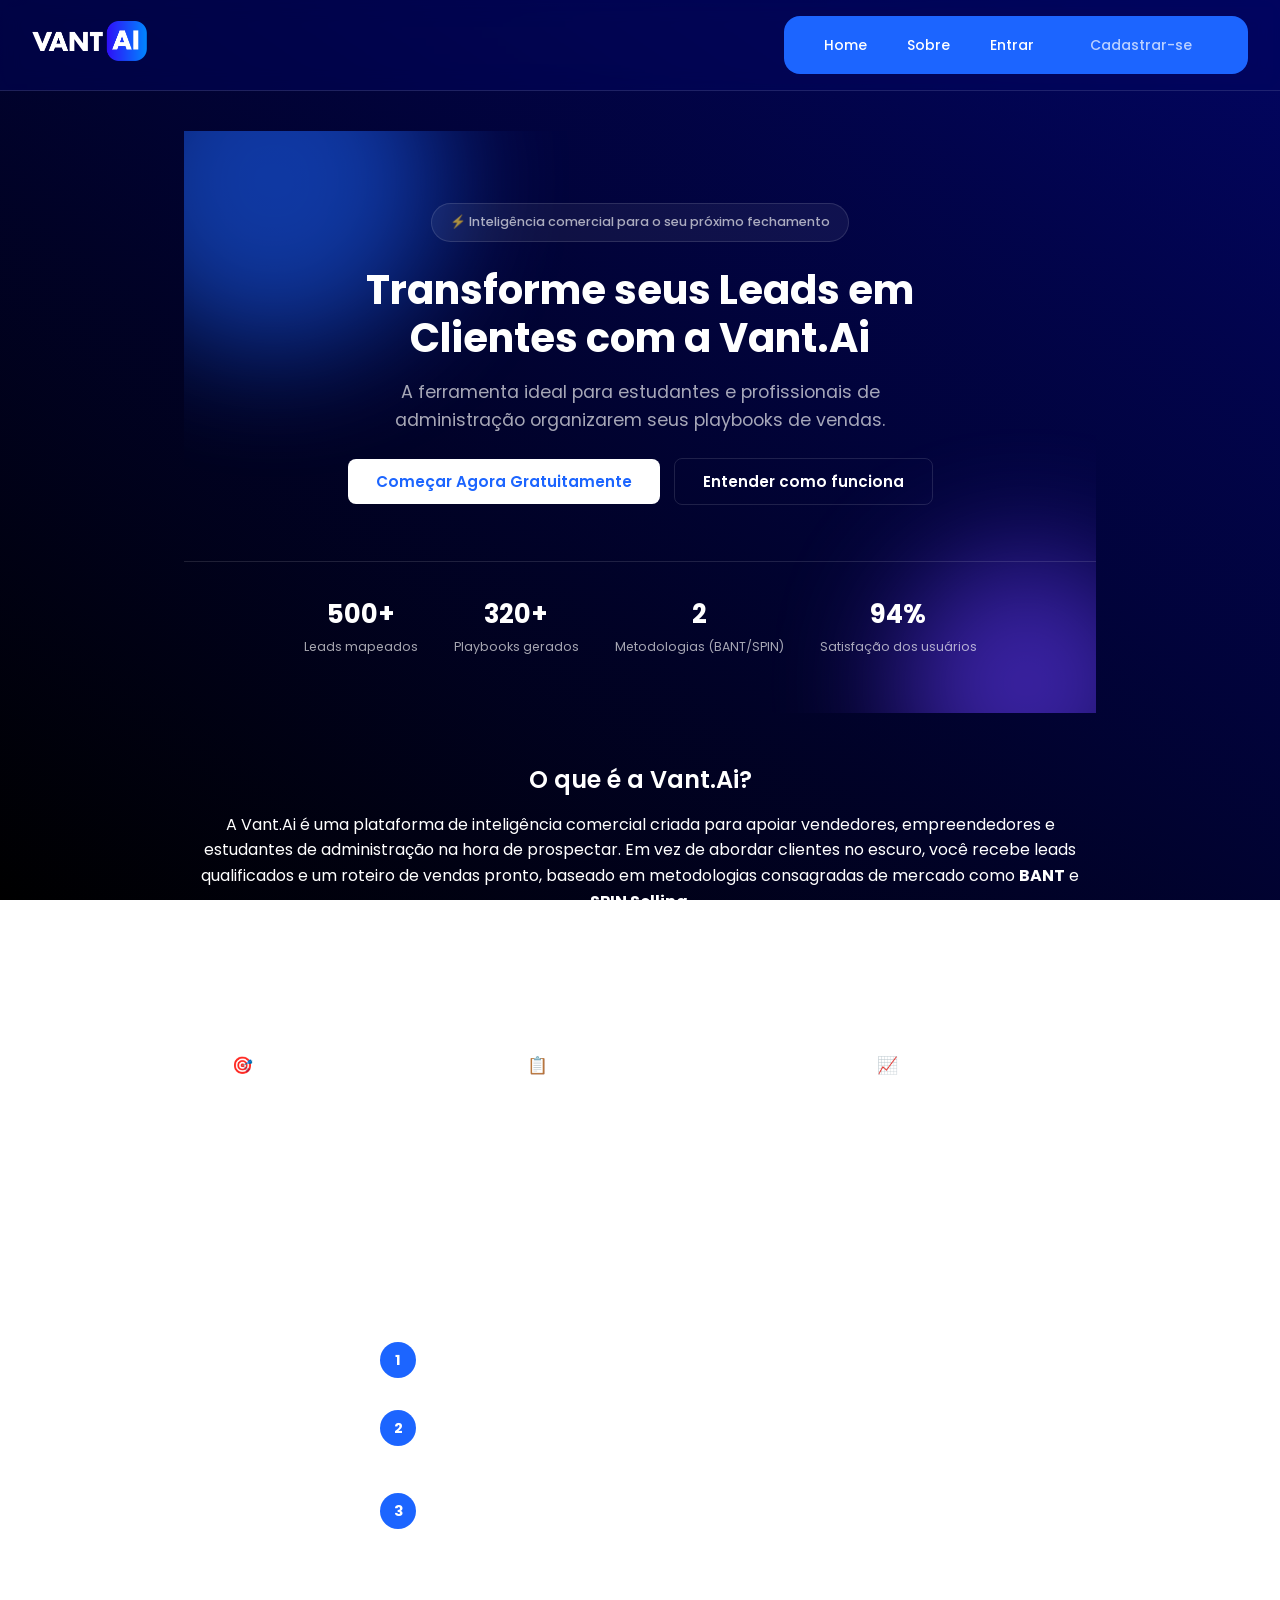
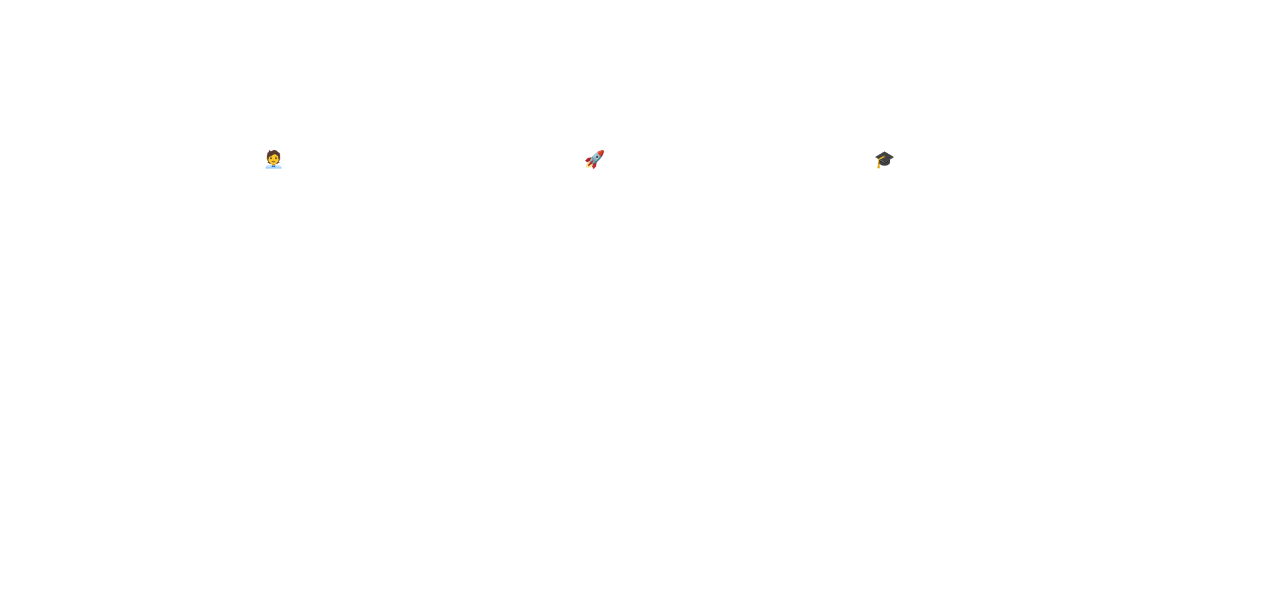
<file: index.html>
<!DOCTYPE html>
<html lang="pt-BR">
<head>
    <meta charset="UTF-8">
    <meta name="viewport" content="width=device-width, initial-scale=1.0">
    <title>Vant.Ai - Inteligência de Vendas</title>
    <link rel="shortcut icon" href="imagens/new.png" type="image/x-icon">
    <link rel="stylesheet" href="style.css">
</head>
<body>

    <header>
        <a href="index.html">
            <img src="imagens/ventaiAtivo 3.png" alt="Vant.Ai" width="120">
        </a>
        <nav>
            <ul>
                <li><a href="index.html">Home</a></li>
                <li><a href="#sobre">Sobre</a></li>
                <li><a href="login.html">Entrar</a></li>
                <li><a href="cadastro.html"><strong>Cadastrar-se</strong></a></li>
            </ul>
        </nav>
    </header>

    <main>
        <section class="hero">
            <div class="hero-orb orb-1"></div>
            <div class="hero-orb orb-2"></div>

            <span class="hero-badge">⚡ Inteligência comercial para o seu próximo fechamento</span>
            <h1>Transforme seus Leads em Clientes com a Vant.Ai</h1>
            <p>A ferramenta ideal para estudantes e profissionais de administração organizarem seus playbooks de vendas.</p>

            <div class="hero-cta">
                <a href="cadastro.html" class="btn btn-white">Começar Agora Gratuitamente</a>
                <a href="#sobre" class="btn btn-outline">Entender como funciona</a>
            </div>

            <div class="hero-stats">
                <div>
                    <span class="hero-stat-value">500+</span>
                    <span class="hero-stat-label">Leads mapeados</span>
                </div>
                <div>
                    <span class="hero-stat-value">320+</span>
                    <span class="hero-stat-label">Playbooks gerados</span>
                </div>
                <div>
                    <span class="hero-stat-value">2</span>
                    <span class="hero-stat-label">Metodologias (BANT/SPIN)</span>
                </div>
                <div>
                    <span class="hero-stat-value">94%</span>
                    <span class="hero-stat-label">Satisfação dos usuários</span>
                </div>
            </div>
        </section>

        <section id="sobre" class="text-center">
            <h2>O que é a Vant.Ai?</h2>
            <p>A Vant.Ai é uma plataforma de inteligência comercial criada para apoiar vendedores, empreendedores e estudantes de administração na hora de prospectar. Em vez de abordar clientes no escuro, você recebe leads qualificados e um roteiro de vendas pronto, baseado em metodologias consagradas de mercado como <strong>BANT</strong> e <strong>SPIN Selling</strong>.</p>
            <p>O objetivo é simples: reduzir o tempo gasto pesquisando informações sobre o cliente e aumentar a taxa de conversão no primeiro contato, entregando o que realmente importa — saber o que perguntar, em que ordem e com qual argumento.</p>

            <div class="cards-grid mt-lg">
                <div class="card">
                    <h4>🎯 Leads Qualificados</h4>
                    <p>Acesse empresas e pessoas com potencial real de compra, organizadas por setor e localização.</p>
                </div>
                <div class="card">
                    <h4>📋 Playbooks Inteligentes</h4>
                    <p>Gere roteiros de abordagem prontos, com perguntas, argumentos e próximos passos definidos.</p>
                </div>
                <div class="card">
                    <h4>📈 Metodologias Validadas</h4>
                    <p>Estratégias baseadas em BANT e SPIN Selling, adaptadas ao objetivo do seu contato.</p>
                </div>
            </div>
        </section>

        <section id="como-funciona" class="text-center">
            <h2>Como funciona?</h2>
            <ol class="steps">
                <li><span><strong>Cadastre-se:</strong> Crie sua conta em poucos segundos.</span></li>
                <li><span><strong>Busque Leads:</strong> Encontre empresas e pessoas no nosso banco de dados.</span></li>
                <li><span><strong>Gere Playbooks:</strong> Receba um roteiro de vendas personalizado em HTML.</span></li>
            </ol>
        </section>

        <section id="para-quem" class="text-center">
            <h2>Para quem é a Vant.Ai?</h2>
            <p>Pensada para o dia a dia de quem vive de vendas:</p>
            <div class="cards-grid mt-lg">
                <div class="card">
                    <h4>🧑‍💼 Vendedores Autônomos</h4>
                    <p>Organize sua carteira de prospecção e nunca mais abra uma conversa sem preparo.</p>
                </div>
                <div class="card">
                    <h4>🚀 Pequenos Empreendedores</h4>
                    <p>Encontre novos clientes mesmo sem uma equipe comercial estruturada.</p>
                </div>
                <div class="card">
                    <h4>🎓 Estudantes de Administração</h4>
                    <p>Aprenda na prática como aplicar BANT e SPIN Selling em cenários reais.</p>
                </div>
            </div>
        </section>
    </main>

    <footer>
        <p>&copy; 2026 Vant.Ai - Sistema de Inteligência Comercial</p>
        <p class="footer-credits">
            Desenvolvido por: PEDRO HENRIQUE RODRIGUES DE BRITO, Matrícula: 202610174 &middot;
            LUCAS DA SILVA CHAVES, Matrícula: 202610160 &middot;
            SAMUEL AURÉLIO DA SILVA, Matrícula: 202610242
        </p>
    </footer>

</body>
</html>
</file>
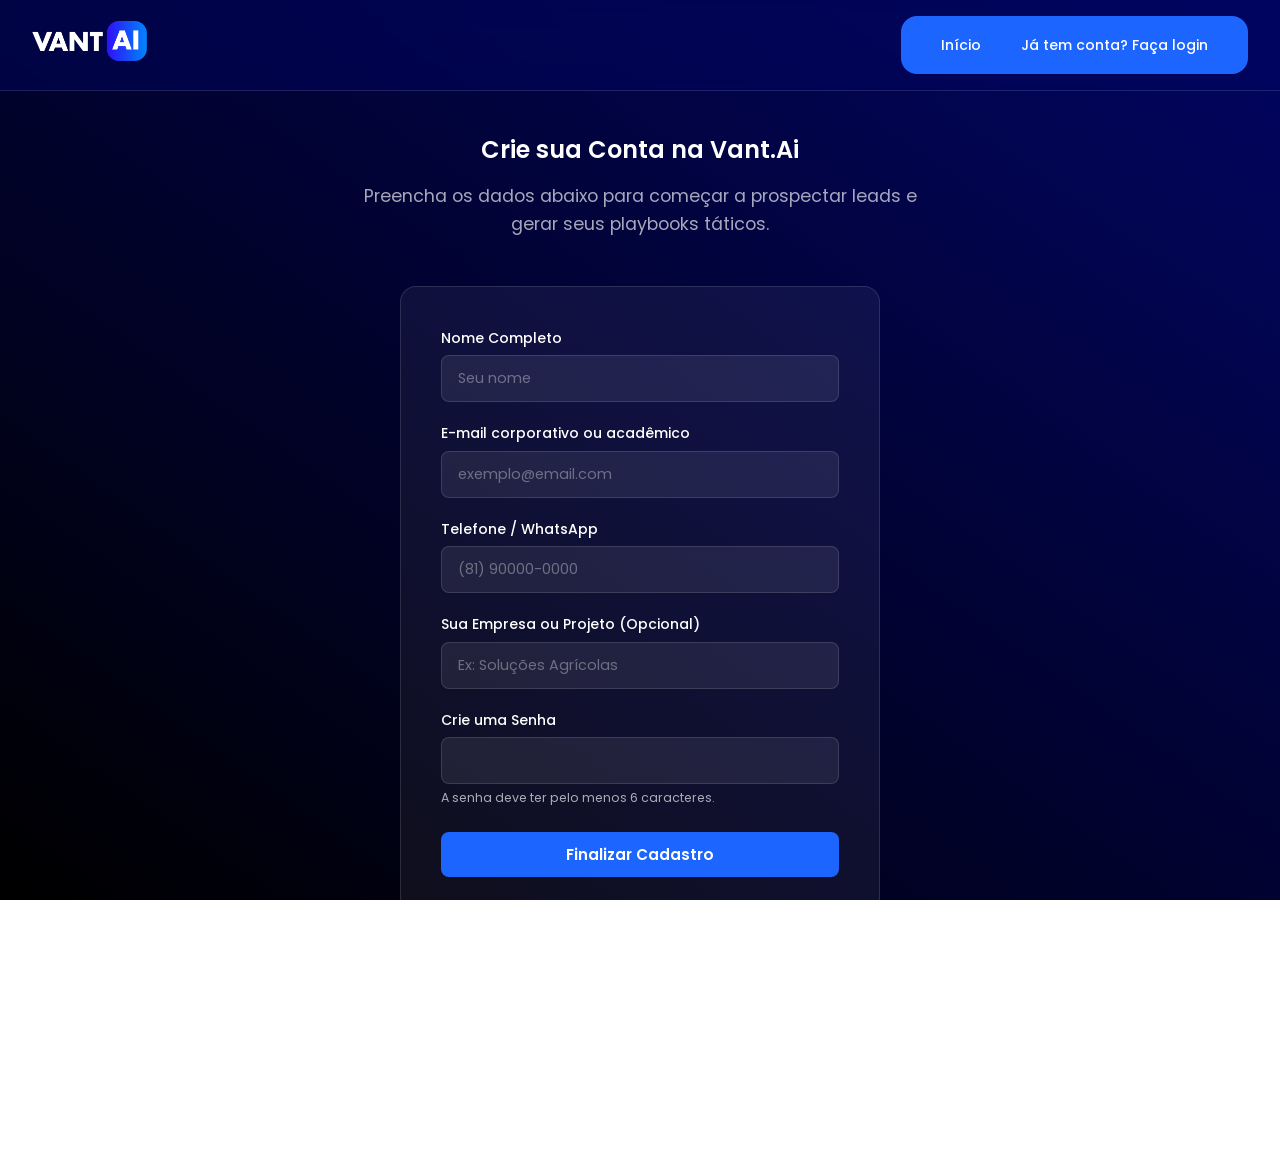
<file: cadastro.html>
<!DOCTYPE html>
<html lang="pt-BR">
<head>
    <meta charset="UTF-8">
    <meta name="viewport" content="width=device-width, initial-scale=1.0">
    <title>Vant.Ai - Cadastro de Vendedor</title>
    <link rel="shortcut icon" href="imagens/new.png" type="image/x-icon">
    <link rel="stylesheet" href="style.css">
</head>
<body>

    <header>
        <a href="index.html">
            <img src="imagens/ventaiAtivo 3.png" alt="Vant.Ai" width="120">
        </a>
        <nav>
            <ul>
                <li><a href="index.html">Início</a></li>
                <li><a href="login.html">Já tem conta? Faça login</a></li>
            </ul>
        </nav>
    </header>

    <main>
        <section class="text-center">
            <h2>Crie sua Conta na Vant.Ai</h2>
            <p>Preencha os dados abaixo para começar a prospectar leads e gerar seus playbooks táticos.</p>
        </section>

        <div class="form-card">
            <form action="login.html" method="GET">
                <div class="form-group">
                    <label for="nome">Nome Completo</label>
                    <input type="text" id="nome" name="nome" required placeholder="Seu nome">
                </div>

                <div class="form-group">
                    <label for="email">E-mail corporativo ou acadêmico</label>
                    <input type="email" id="email" name="email" required placeholder="exemplo@email.com">
                </div>

                <div class="form-group">
                    <label for="telefone">Telefone / WhatsApp</label>
                    <input type="tel" id="telefone" name="telefone" required placeholder="(81) 90000-0000">
                </div>

                <div class="form-group">
                    <label for="empresa">Sua Empresa ou Projeto (Opcional)</label>
                    <input type="text" id="empresa" name="empresa" placeholder="Ex: Soluções Agrícolas">
                </div>

                <div class="form-group">
                    <label for="senha">Crie uma Senha</label>
                    <input type="password" id="senha" name="senha" required minlength="6">
                    <small>A senha deve ter pelo menos 6 caracteres.</small>
                </div>

                <div class="form-actions">
                    <button type="submit" class="btn btn-primary" style="width:100%">Finalizar Cadastro</button>
                </div>
            </form>
        </div>
    </main>

    <footer>
        <p>&copy; 2026 Vant.Ai - Sistema de Inteligência Comercial</p>
        <p class="footer-credits">
            Desenvolvido por: PEDRO HENRIQUE RODRIGUES DE BRITO, Matrícula: 202610174 &middot;
            LUCAS DA SILVA CHAVES, Matrícula: 202610160 &middot;
            SAMUEL AURÉLIO DA SILVA, Matrícula: 202610242
        </p>
    </footer>

</body>
</html>
</file>
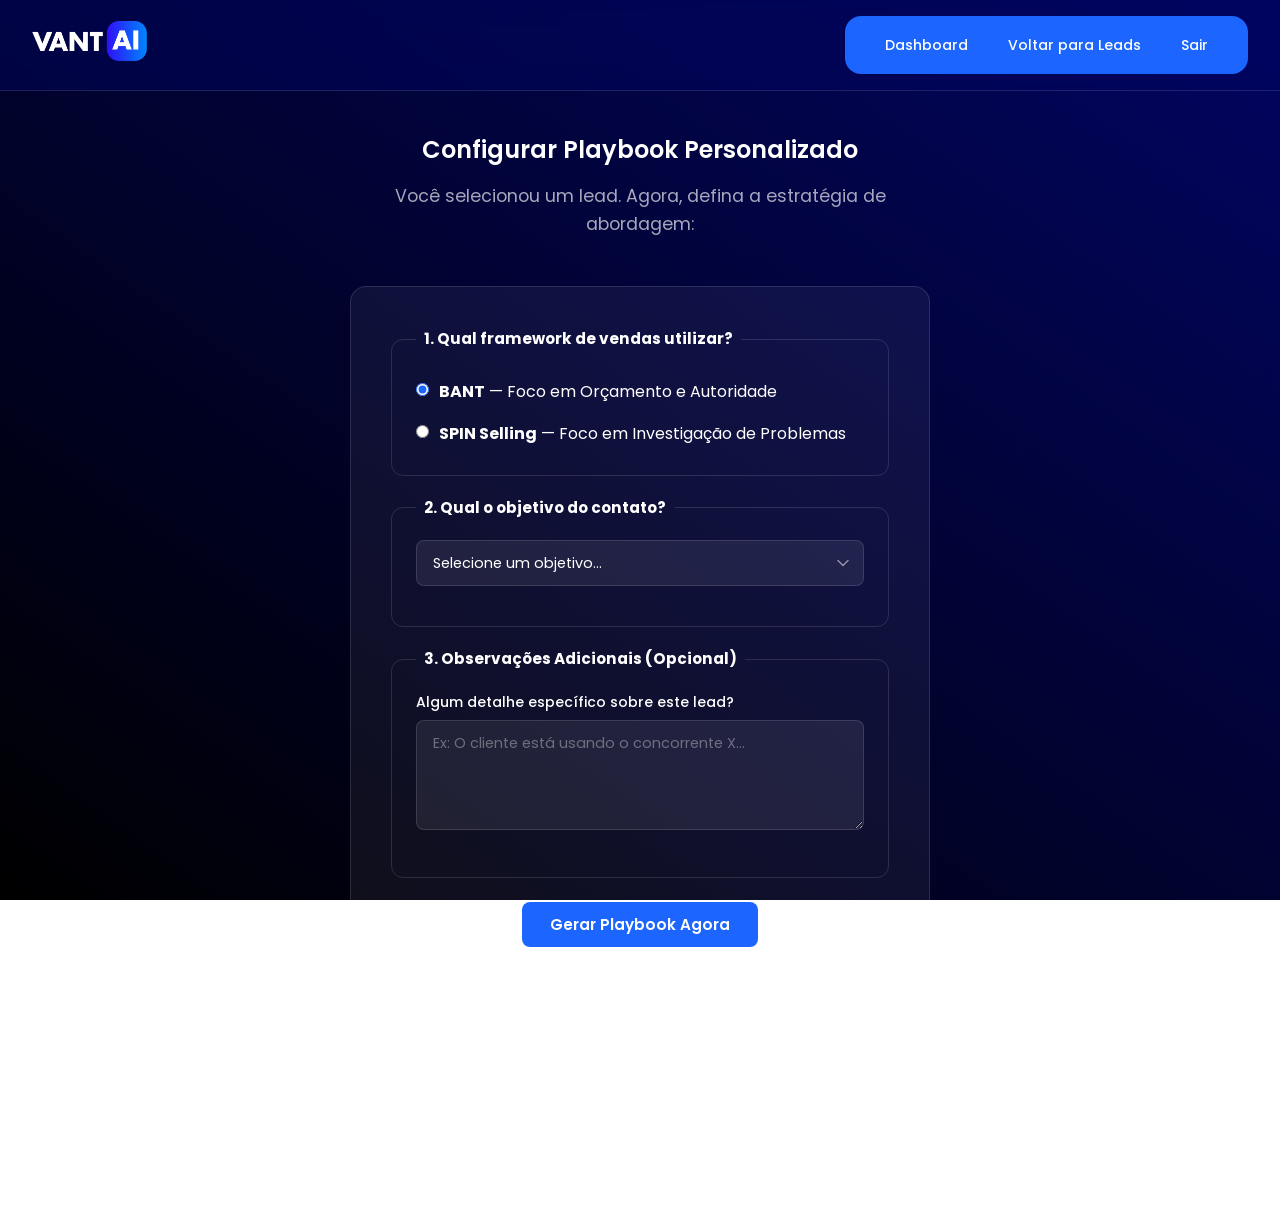
<file: configurar-playbook.html>
<!DOCTYPE html>
<html lang="pt-BR">
<head>
    <meta charset="UTF-8">
    <meta name="viewport" content="width=device-width, initial-scale=1.0">
    <title>Vant.Ai - Configurar Estratégia</title>
    <link rel="shortcut icon" href="imagens/new.png" type="image/x-icon">
    <link rel="stylesheet" href="style.css">
</head>
<body>

    <header>
        <a href="dashboard.html">
            <img src="imagens/ventaiAtivo 3.png" alt="Vant.Ai" width="120">
        </a>
        <nav>
            <ul>
                <li><a href="dashboard.html">Dashboard</a></li>
                <li><a href="lista-leads.html">Voltar para Leads</a></li>
                <li><a href="login.html">Sair</a></li>
            </ul>
        </nav>
    </header>

    <main>
        <section class="text-center">
            <h2>Configurar Playbook Personalizado</h2>
            <p>Você selecionou um lead. Agora, defina a estratégia de abordagem:</p>
        </section>

        <div class="form-card" style="max-width:580px">
            <form action="resultado-final.html" method="GET">
                <fieldset>
                    <legend><strong>1. Qual framework de vendas utilizar?</strong></legend>
                    <div class="radio-option">
                        <input type="radio" id="bant" name="metodo" value="BANT" checked>
                        <label for="bant"><strong>BANT</strong> — Foco em Orçamento e Autoridade</label>
                    </div>
                    <div class="radio-option">
                        <input type="radio" id="spin" name="metodo" value="SPIN">
                        <label for="spin"><strong>SPIN Selling</strong> — Foco em Investigação de Problemas</label>
                    </div>
                </fieldset>

                <fieldset>
                    <legend><strong>2. Qual o objetivo do contato?</strong></legend>
                    <div class="form-group">
                        <select name="objetivo" required>
                            <option value="">Selecione um objetivo...</option>
                            <option value="prospeccao">Primeira abordagem (Cold Call/E-mail)</option>
                            <option value="reuniao">Agendar reunião de demonstração</option>
                            <option value="fechamento">Quebra de objeções e fechamento</option>
                        </select>
                    </div>
                </fieldset>

                <fieldset>
                    <legend><strong>3. Observações Adicionais (Opcional)</strong></legend>
                    <div class="form-group">
                        <label for="obs">Algum detalhe específico sobre este lead?</label>
                        <textarea id="obs" name="obs" rows="4" placeholder="Ex: O cliente está usando o concorrente X..."></textarea>
                    </div>
                </fieldset>

                <div class="form-actions">
                    <button type="submit" class="btn btn-primary">Gerar Playbook Agora</button>
                </div>
            </form>
        </div>
    </main>

    <footer>
        <p>&copy; 2026 Vant.Ai - Sistema de Inteligência Comercial</p>
        <p class="footer-credits">
            Desenvolvido por: PEDRO HENRIQUE RODRIGUES DE BRITO, Matrícula: 202610174 &middot;
            LUCAS DA SILVA CHAVES, Matrícula: 202610160 &middot;
            SAMUEL AURÉLIO DA SILVA, Matrícula: 202610242
        </p>
    </footer>

</body>
</html>
</file>
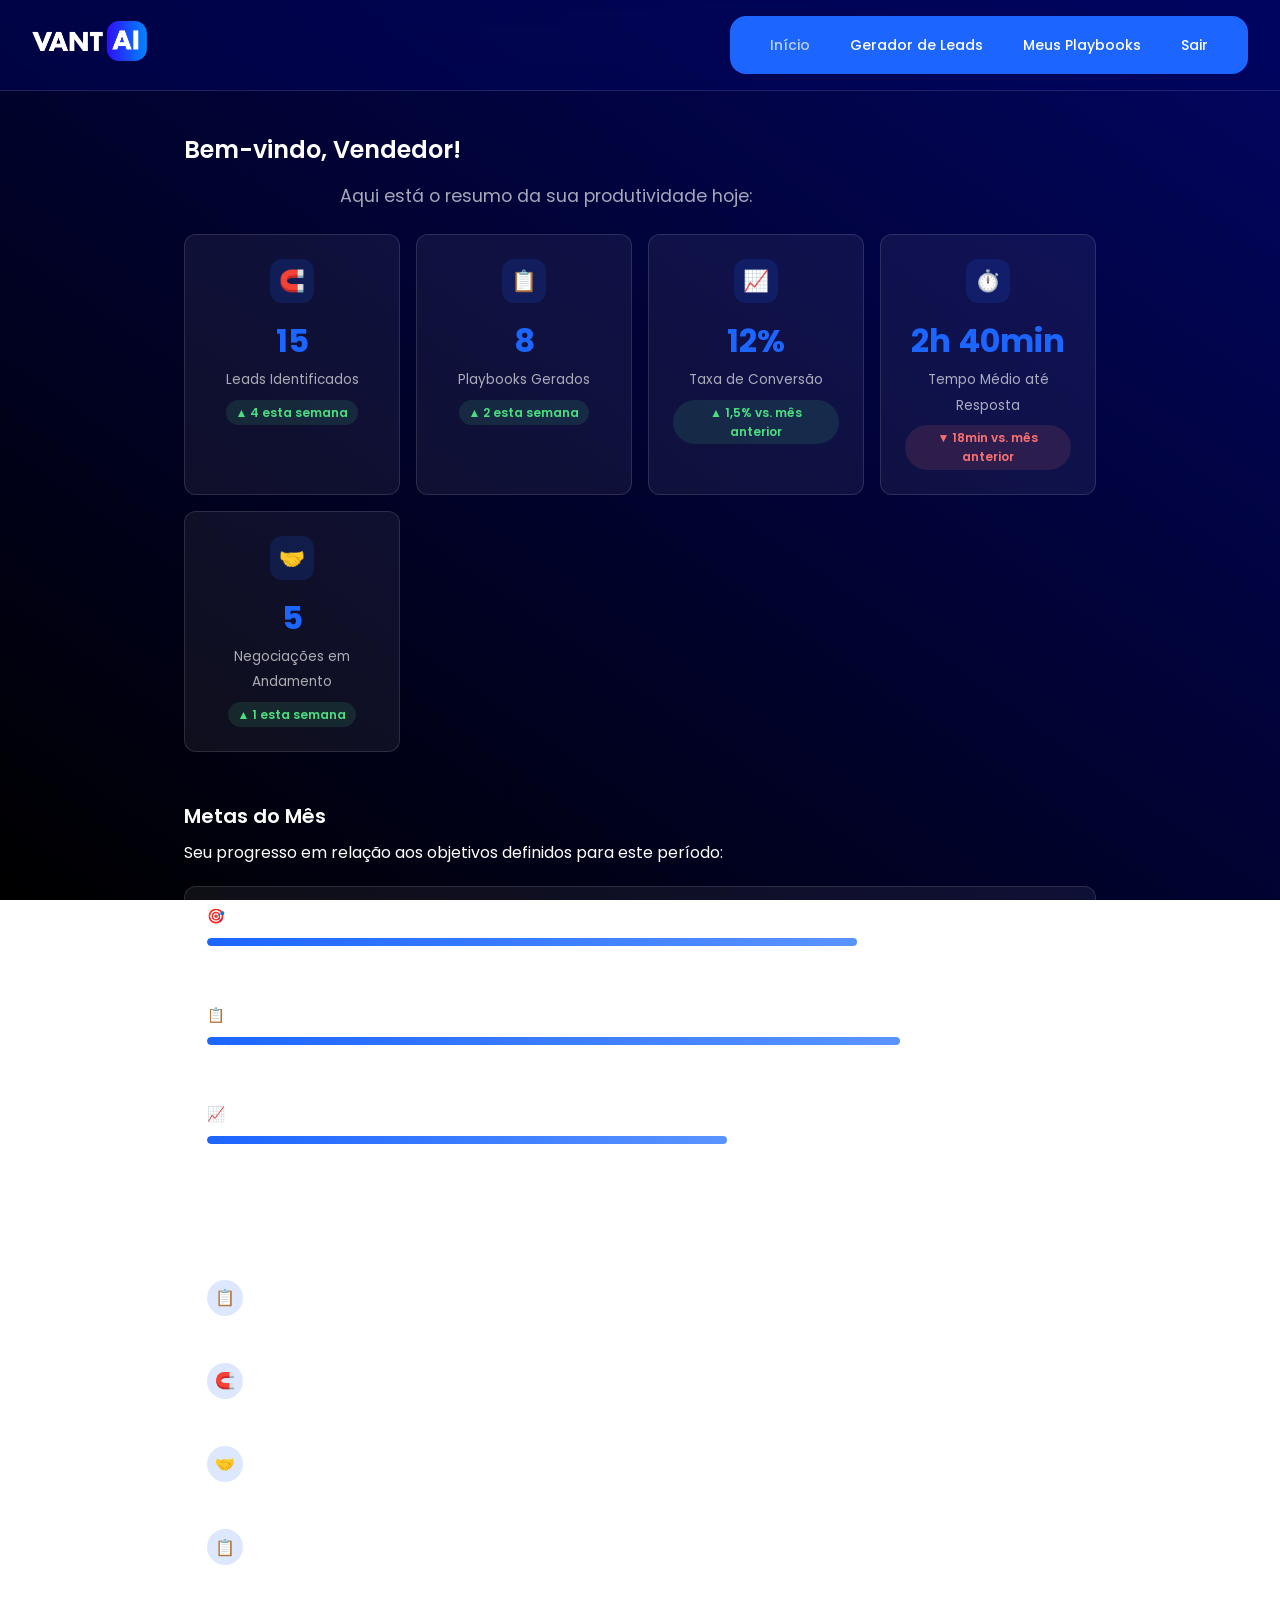
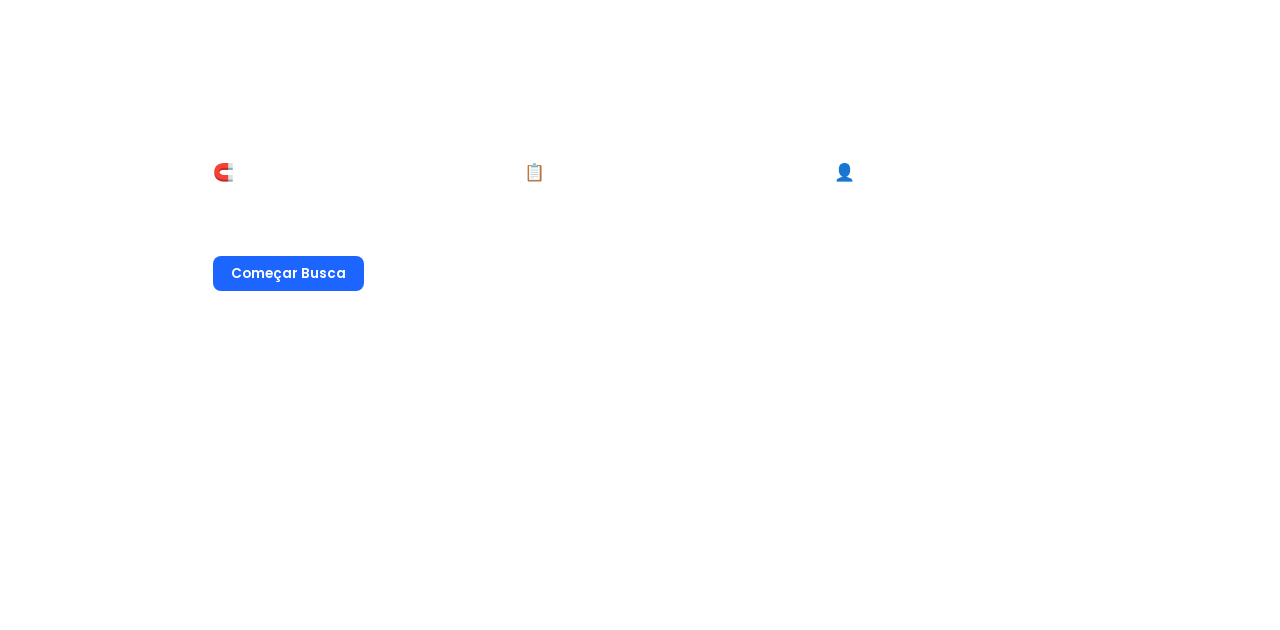
<file: dashboard.html>
<!DOCTYPE html>
<html lang="pt-BR">
<head>
    <meta charset="UTF-8">
    <meta name="viewport" content="width=device-width, initial-scale=1.0">
    <title>Vant.Ai - Dashboard</title>
    <link rel="shortcut icon" href="imagens/new.png" type="image/x-icon">
    <link rel="stylesheet" href="style.css">
</head>
<body>

    <header>
        <a href="dashboard.html">
            <img src="imagens/ventaiAtivo 3.png" alt="Vant.Ai" width="120">
        </a>
        <nav>
            <ul>
                <li><strong>Início</strong></li>
                <li><a href="lista-leads.html">Gerador de Leads</a></li>
                <li><a href="configurar-playbook.html">Meus Playbooks</a></li>
                <li><a href="login.html">Sair</a></li>
            </ul>
        </nav>
    </header>

    <main>
        <section>
            <h2>Bem-vindo, Vendedor!</h2>
            <p>Aqui está o resumo da sua produtividade hoje:</p>

            <div class="stats-grid">
                <div class="stat-card">
                    <div class="stat-icon">🧲</div>
                    <span class="stat-value">15</span>
                    <span class="stat-label">Leads Identificados</span>
                    <span class="stat-trend up">▲ 4 esta semana</span>
                </div>
                <div class="stat-card">
                    <div class="stat-icon">📋</div>
                    <span class="stat-value">8</span>
                    <span class="stat-label">Playbooks Gerados</span>
                    <span class="stat-trend up">▲ 2 esta semana</span>
                </div>
                <div class="stat-card">
                    <div class="stat-icon">📈</div>
                    <span class="stat-value">12%</span>
                    <span class="stat-label">Taxa de Conversão</span>
                    <span class="stat-trend up">▲ 1,5% vs. mês anterior</span>
                </div>
                <div class="stat-card">
                    <div class="stat-icon">⏱️</div>
                    <span class="stat-value">2h 40min</span>
                    <span class="stat-label">Tempo Médio até Resposta</span>
                    <span class="stat-trend down">▼ 18min vs. mês anterior</span>
                </div>
                <div class="stat-card">
                    <div class="stat-icon">🤝</div>
                    <span class="stat-value">5</span>
                    <span class="stat-label">Negociações em Andamento</span>
                    <span class="stat-trend up">▲ 1 esta semana</span>
                </div>
            </div>
        </section>

        <section>
            <h3>Metas do Mês</h3>
            <p>Seu progresso em relação aos objetivos definidos para este período:</p>
            <div class="goals-list">
                <div class="goal-item">
                    <div class="goal-header">
                        <strong>🎯 Novos Leads</strong>
                        <span>15 / 20</span>
                    </div>
                    <div class="progress-bar">
                        <div class="progress-bar-fill" style="width:75%"></div>
                    </div>
                </div>
                <div class="goal-item">
                    <div class="goal-header">
                        <strong>📋 Playbooks Gerados</strong>
                        <span>8 / 10</span>
                    </div>
                    <div class="progress-bar">
                        <div class="progress-bar-fill" style="width:80%"></div>
                    </div>
                </div>
                <div class="goal-item">
                    <div class="goal-header">
                        <strong>📈 Taxa de Conversão</strong>
                        <span>12% / 15%</span>
                    </div>
                    <div class="progress-bar">
                        <div class="progress-bar-fill" style="width:60%"></div>
                    </div>
                </div>
            </div>
        </section>

        <section>
            <h3>Atividade Recente</h3>
            <div class="activity-list">
                <div class="activity-item">
                    <div class="activity-icon">📋</div>
                    <div class="activity-content">
                        <p>Playbook gerado para <strong>Construtora Nordeste</strong> usando o framework SPIN.</p>
                        <time>Hoje, 09:40</time>
                    </div>
                </div>
                <div class="activity-item">
                    <div class="activity-icon">🧲</div>
                    <div class="activity-content">
                        <p>Novo lead identificado: <strong>DataFlow Tecnologia</strong> (Recife, PE).</p>
                        <time>Ontem, 17:12</time>
                    </div>
                </div>
                <div class="activity-item">
                    <div class="activity-icon">🤝</div>
                    <div class="activity-content">
                        <p>Negociação com <strong>Marina Silva</strong> avançou para a etapa de fechamento.</p>
                        <time>Ontem, 14:05</time>
                    </div>
                </div>
                <div class="activity-item">
                    <div class="activity-icon">📋</div>
                    <div class="activity-content">
                        <p>Playbook gerado para <strong>Clínica Vida Plena</strong> usando o framework BANT.</p>
                        <time>2 dias atrás</time>
                    </div>
                </div>
            </div>
        </section>

        <section>
            <h3>Ações Rápidas</h3>
            <p>O que você deseja fazer agora?</p>

            <div class="cards-grid">
                <div class="card">
                    <h4>🧲 Encontrar novos Leads</h4>
                    <p>Busque empresas e pessoas no seu setor.</p>
                    <a href="lista-leads.html" class="btn btn-primary btn-sm">Começar Busca</a>
                </div>
                <div class="card">
                    <h4>📋 Ver Playbooks Recentes</h4>
                    <p>Acesse roteiros gerados anteriormente.</p>
                    <a href="configurar-playbook.html" class="btn btn-outline btn-sm">Abrir Histórico</a>
                </div>
                <div class="card">
                    <h4>👤 Atualizar meu Perfil</h4>
                    <p>Mantenha seus dados e preferências de vendas em dia.</p>
                    <a href="cadastro.html" class="btn btn-outline btn-sm">Editar Perfil</a>
                </div>
            </div>
        </section>
    </main>

    <footer>
        <p>&copy; 2026 Vant.Ai - Sistema de Inteligência Comercial</p>
        <p class="footer-credits">
            Desenvolvido por: PEDRO HENRIQUE RODRIGUES DE BRITO, Matrícula: 202610174 &middot;
            LUCAS DA SILVA CHAVES, Matrícula: 202610160 &middot;
            SAMUEL AURÉLIO DA SILVA, Matrícula: 202610242
        </p>
    </footer>

</body>
</html>
</file>
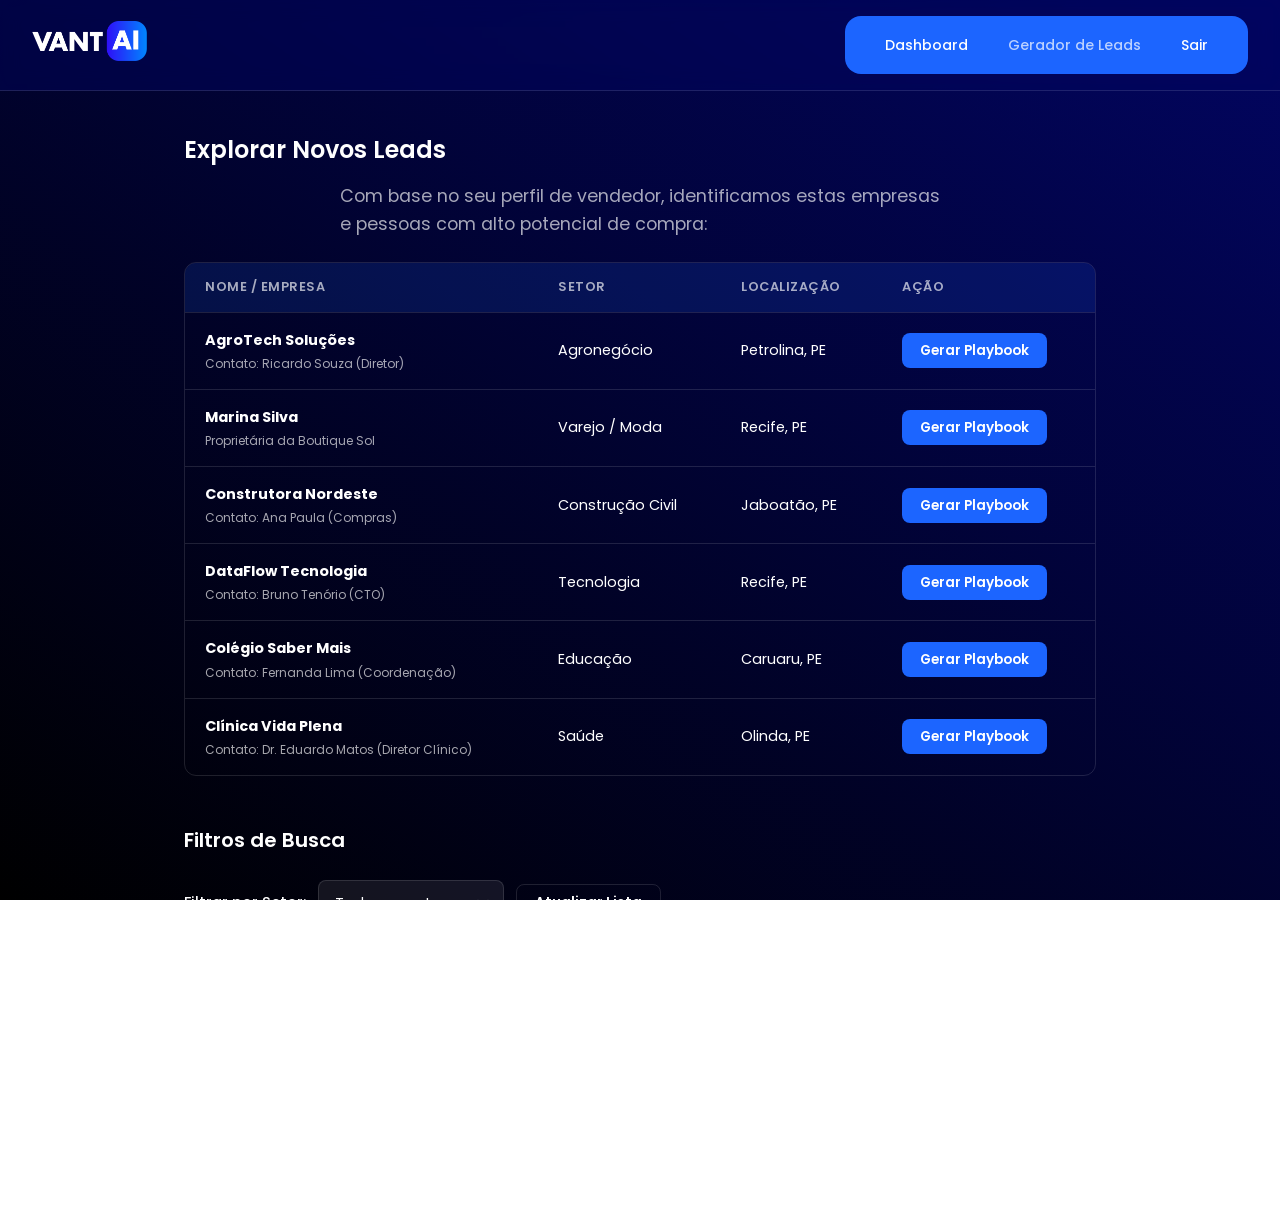
<file: lista-leads.html>
<!DOCTYPE html>
<html lang="pt-BR">
<head>
    <meta charset="UTF-8">
    <meta name="viewport" content="width=device-width, initial-scale=1.0">
    <title>Vant.Ai - Gerador de Leads</title>
    <link rel="shortcut icon" href="imagens/new.png" type="image/x-icon">
    <link rel="stylesheet" href="style.css">
</head>
<body>

    <header>
        <a href="dashboard.html">
            <img src="imagens/ventaiAtivo 3.png" alt="Vant.Ai" width="120">
        </a>
        <nav>
            <ul>
                <li><a href="dashboard.html">Dashboard</a></li>
                <li><strong>Gerador de Leads</strong></li>
                <li><a href="login.html">Sair</a></li>
            </ul>
        </nav>
    </header>

    <main>
        <section>
            <h2>Explorar Novos Leads</h2>
            <p>Com base no seu perfil de vendedor, identificamos estas empresas e pessoas com alto potencial de compra:</p>

            <div class="table-wrapper">
                <table>
                    <thead>
                        <tr>
                            <th>Nome / Empresa</th>
                            <th>Setor</th>
                            <th>Localização</th>
                            <th>Ação</th>
                        </tr>
                    </thead>
                    <tbody>
                        <tr>
                            <td>
                                <strong>AgroTech Soluções</strong>
                                <small>Contato: Ricardo Souza (Diretor)</small>
                            </td>
                            <td>Agronegócio</td>
                            <td>Petrolina, PE</td>
                            <td>
                                <a href="configurar-playbook.html?lead=agrotech" class="btn btn-primary btn-sm">Gerar Playbook</a>
                            </td>
                        </tr>
                        <tr>
                            <td>
                                <strong>Marina Silva</strong>
                                <small>Proprietária da Boutique Sol</small>
                            </td>
                            <td>Varejo / Moda</td>
                            <td>Recife, PE</td>
                            <td>
                                <a href="configurar-playbook.html?lead=marina" class="btn btn-primary btn-sm">Gerar Playbook</a>
                            </td>
                        </tr>
                        <tr>
                            <td>
                                <strong>Construtora Nordeste</strong>
                                <small>Contato: Ana Paula (Compras)</small>
                            </td>
                            <td>Construção Civil</td>
                            <td>Jaboatão, PE</td>
                            <td>
                                <a href="configurar-playbook.html?lead=construtora" class="btn btn-primary btn-sm">Gerar Playbook</a>
                            </td>
                        </tr>
                        <tr>
                            <td>
                                <strong>DataFlow Tecnologia</strong>
                                <small>Contato: Bruno Tenório (CTO)</small>
                            </td>
                            <td>Tecnologia</td>
                            <td>Recife, PE</td>
                            <td>
                                <a href="configurar-playbook.html?lead=dataflow" class="btn btn-primary btn-sm">Gerar Playbook</a>
                            </td>
                        </tr>
                        <tr>
                            <td>
                                <strong>Colégio Saber Mais</strong>
                                <small>Contato: Fernanda Lima (Coordenação)</small>
                            </td>
                            <td>Educação</td>
                            <td>Caruaru, PE</td>
                            <td>
                                <a href="configurar-playbook.html?lead=colegio" class="btn btn-primary btn-sm">Gerar Playbook</a>
                            </td>
                        </tr>
                        <tr>
                            <td>
                                <strong>Clínica Vida Plena</strong>
                                <small>Contato: Dr. Eduardo Matos (Diretor Clínico)</small>
                            </td>
                            <td>Saúde</td>
                            <td>Olinda, PE</td>
                            <td>
                                <a href="configurar-playbook.html?lead=vidaplena" class="btn btn-primary btn-sm">Gerar Playbook</a>
                            </td>
                        </tr>
                    </tbody>
                </table>
            </div>
        </section>

        <section>
            <h3>Filtros de Busca</h3>
            <form class="filter-bar">
                <label for="setor">Filtrar por Setor:</label>
                <select id="setor" name="setor">
                    <option value="todos">Todos os setores</option>
                    <option value="agro">Agronegócio</option>
                    <option value="tech">Tecnologia</option>
                    <option value="varejo">Varejo</option>
                    <option value="construcao">Construção Civil</option>
                    <option value="educacao">Educação</option>
                    <option value="saude">Saúde</option>
                </select>
                <button type="button" class="btn btn-outline btn-sm">Atualizar Lista</button>
            </form>
        </section>
    </main>

    <footer>
        <p>&copy; 2026 Vant.Ai - Sistema de Inteligência Comercial</p>
        <p class="footer-credits">
            Desenvolvido por: PEDRO HENRIQUE RODRIGUES DE BRITO, Matrícula: 202610174 &middot;
            LUCAS DA SILVA CHAVES, Matrícula: 202610160 &middot;
            SAMUEL AURÉLIO DA SILVA, Matrícula: 202610242
        </p>
    </footer>

</body>
</html>
</file>
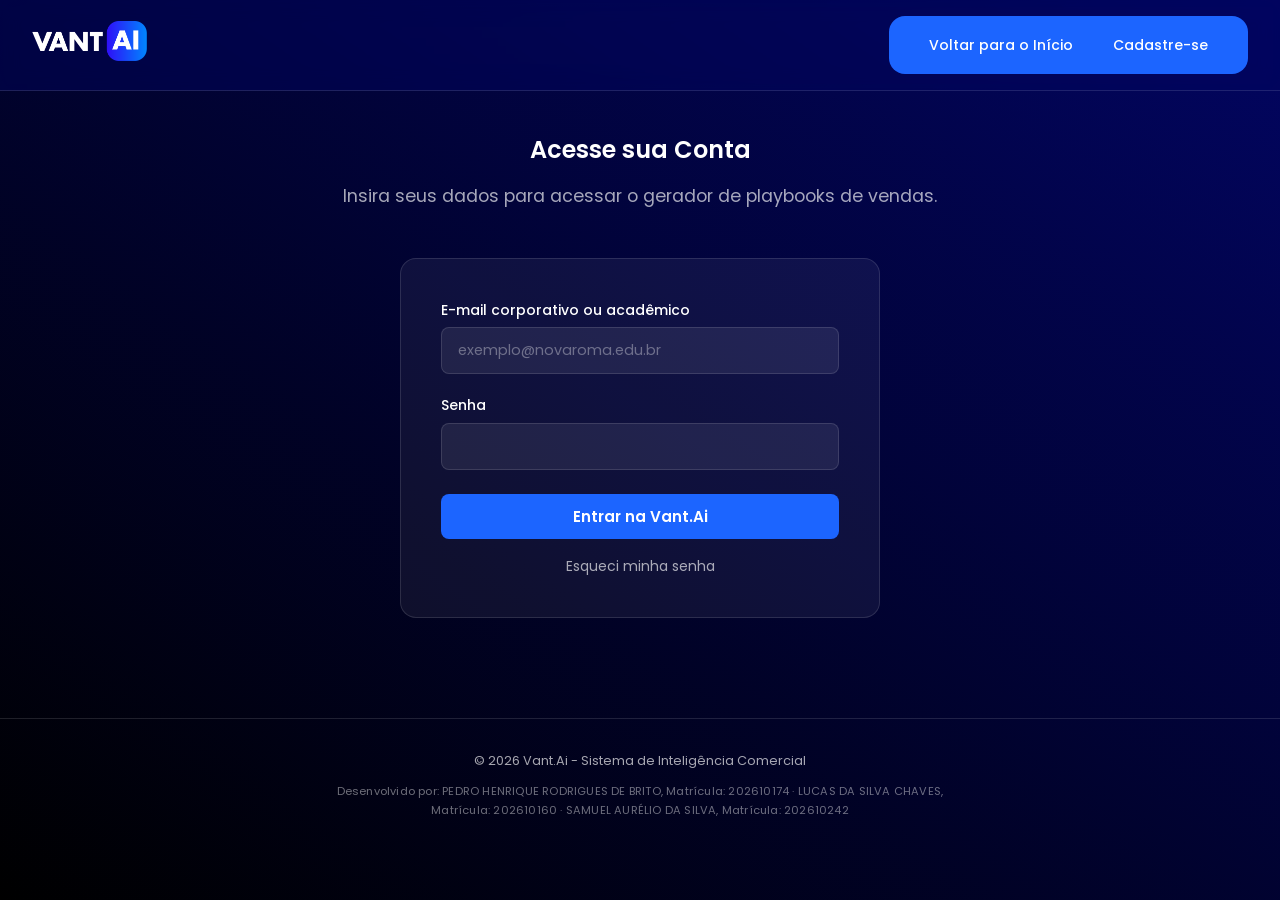
<file: login.html>
<!DOCTYPE html>
<html lang="pt-BR">
<head>
    <meta charset="UTF-8">
    <meta name="viewport" content="width=device-width, initial-scale=1.0">
    <title>Vant.Ai - Acesso ao Sistema</title>
    <link rel="shortcut icon" href="imagens/new.png" type="image/x-icon">
    <link rel="stylesheet" href="style.css">
</head>
<body>

    <header>
        <a href="index.html">
            <img src="imagens/ventaiAtivo 3.png" alt="Vant.Ai" width="120">
        </a>
        <nav>
            <ul>
                <li><a href="index.html">Voltar para o Início</a></li>
                <li><a href="cadastro.html">Cadastre-se</a></li>
            </ul>
        </nav>
    </header>

    <main>
        <section class="text-center">
            <h2>Acesse sua Conta</h2>
            <p>Insira seus dados para acessar o gerador de playbooks de vendas.</p>
        </section>

        <div class="form-card">
            <form action="dashboard.html" method="GET">
                <div class="form-group">
                    <label for="email">E-mail corporativo ou acadêmico</label>
                    <input type="email" id="email" name="email" required placeholder="exemplo@novaroma.edu.br">
                </div>

                <div class="form-group">
                    <label for="senha">Senha</label>
                    <input type="password" id="senha" name="senha" required>
                </div>

                <div class="form-actions">
                    <button type="submit" class="btn btn-primary" style="width:100%">Entrar na Vant.Ai</button>
                </div>
            </form>

            <div class="form-footer">
                <a href="#">Esqueci minha senha</a>
            </div>
        </div>
    </main>

    <footer>
        <p>&copy; 2026 Vant.Ai - Sistema de Inteligência Comercial</p>
        <p class="footer-credits">
            Desenvolvido por: PEDRO HENRIQUE RODRIGUES DE BRITO, Matrícula: 202610174 &middot;
            LUCAS DA SILVA CHAVES, Matrícula: 202610160 &middot;
            SAMUEL AURÉLIO DA SILVA, Matrícula: 202610242
        </p>
    </footer>

</body>
</html>
</file>
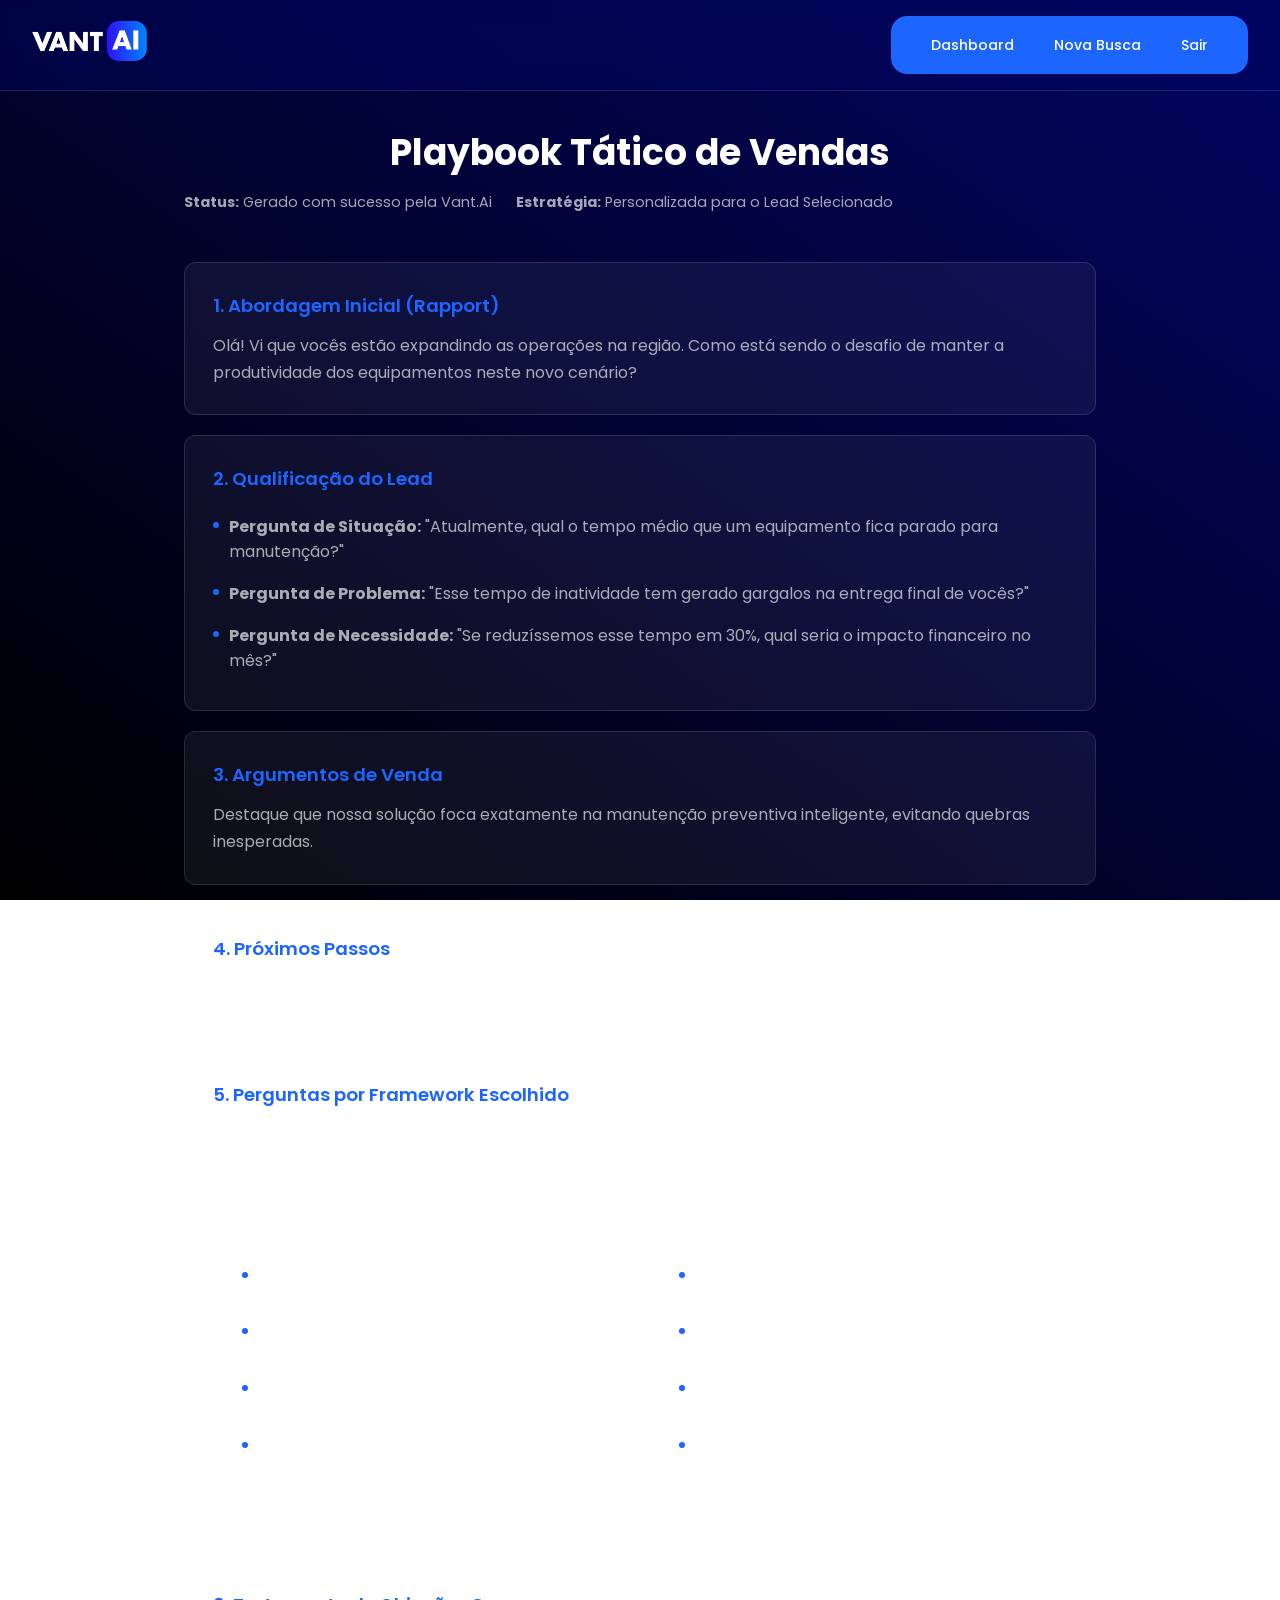
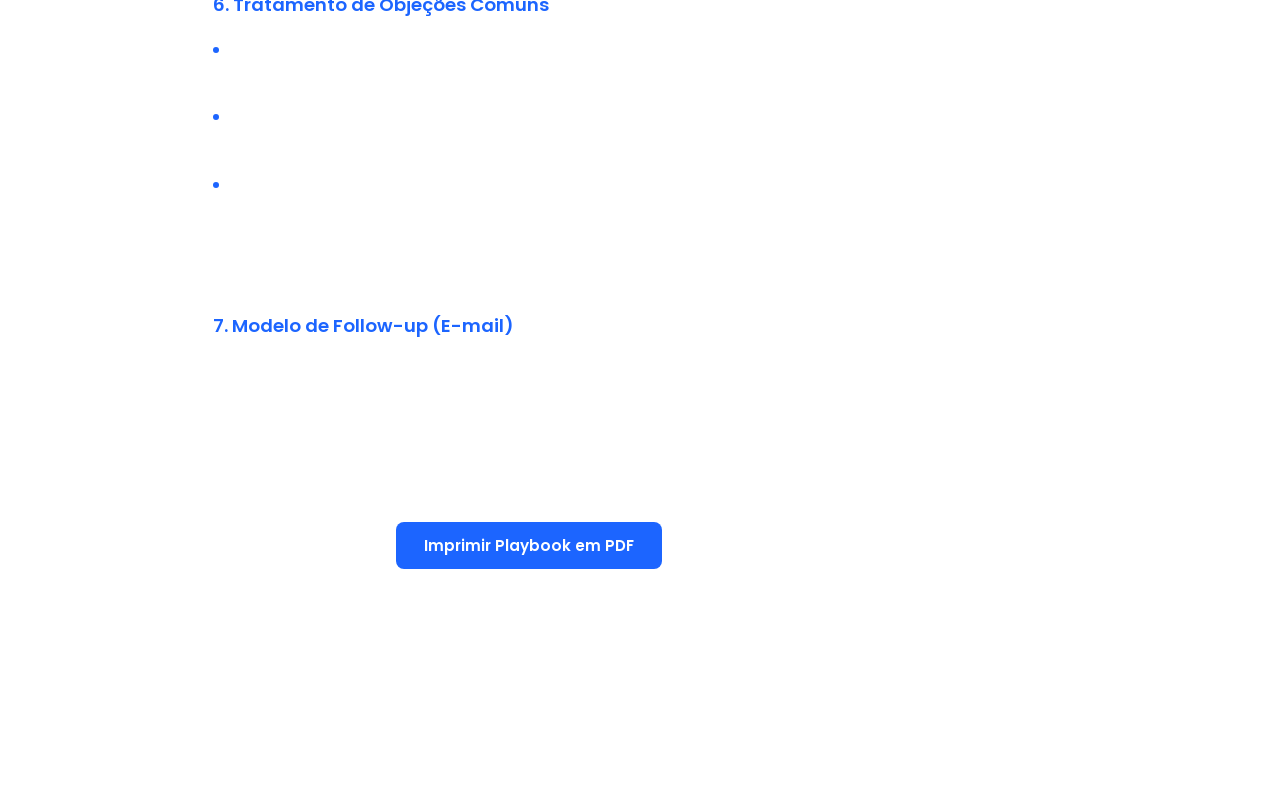
<file: resultado-final.html>
<!DOCTYPE html>
<html lang="pt-BR">
<head>
    <meta charset="UTF-8">
    <meta name="viewport" content="width=device-width, initial-scale=1.0">
    <title>Vant.Ai - Seu Playbook Gerado</title>
    <link rel="shortcut icon" href="imagens/new.png" type="image/x-icon">
    <link rel="stylesheet" href="style.css">
</head>
<body>

    <header>
        <a href="dashboard.html">
            <img src="imagens/ventaiAtivo 3.png" alt="Vant.Ai" width="120">
        </a>
        <nav>
            <ul>
                <li><a href="dashboard.html">Dashboard</a></li>
                <li><a href="lista-leads.html">Nova Busca</a></li>
                <li><a href="login.html">Sair</a></li>
            </ul>
        </nav>
    </header>

    <main>
        <section class="text-center">
            <h1>Playbook Tático de Vendas</h1>
            <div class="playbook-meta">
                <span><strong>Status:</strong> Gerado com sucesso pela Vant.Ai</span>
                <span><strong>Estratégia:</strong> Personalizada para o Lead Selecionado</span>
            </div>
        </section>

        <div class="playbook-section">
            <h2>1. Abordagem Inicial (Rapport)</h2>
            <p>Olá! Vi que vocês estão expandindo as operações na região. Como está sendo o desafio de manter a produtividade dos equipamentos neste novo cenário?</p>
        </div>

        <div class="playbook-section">
            <h2>2. Qualificação do Lead</h2>
            <ul>
                <li><strong>Pergunta de Situação:</strong> "Atualmente, qual o tempo médio que um equipamento fica parado para manutenção?"</li>
                <li><strong>Pergunta de Problema:</strong> "Esse tempo de inatividade tem gerado gargalos na entrega final de vocês?"</li>
                <li><strong>Pergunta de Necessidade:</strong> "Se reduzíssemos esse tempo em 30%, qual seria o impacto financeiro no mês?"</li>
            </ul>
        </div>

        <div class="playbook-section">
            <h2>3. Argumentos de Venda</h2>
            <p>Destaque que nossa solução foca exatamente na manutenção preventiva inteligente, evitando quebras inesperadas.</p>
        </div>

        <div class="playbook-section">
            <h2>4. Próximos Passos</h2>
            <p>Tente agendar uma demonstração técnica de 15 minutos para a próxima terça-feira.</p>
        </div>

        <div class="playbook-section">
            <h2>5. Perguntas por Framework Escolhido</h2>
            <p>O roteiro abaixo se ajusta conforme a metodologia selecionada na etapa de configuração:</p>
            <div class="cards-grid mt-md">
                <div class="card">
                    <h4>BANT — Budget, Authority, Need, Timeline</h4>
                    <ul>
                        <li><strong>Orçamento:</strong> "Existe um valor já reservado para resolver esse problema este ano?"</li>
                        <li><strong>Autoridade:</strong> "Além de você, quem mais participa dessa decisão?"</li>
                        <li><strong>Necessidade:</strong> "O que motivou vocês a buscar uma solução agora?"</li>
                        <li><strong>Prazo:</strong> "Existe uma data limite para essa mudança acontecer?"</li>
                    </ul>
                </div>
                <div class="card">
                    <h4>SPIN — Situação, Problema, Implicação, Necessidade</h4>
                    <ul>
                        <li><strong>Situação:</strong> "Como funciona o processo de manutenção hoje?"</li>
                        <li><strong>Problema:</strong> "Quais falhas costumam aparecer com mais frequência?"</li>
                        <li><strong>Implicação:</strong> "Como isso impacta o prazo de entrega aos clientes de vocês?"</li>
                        <li><strong>Necessidade de Solução:</strong> "Faria sentido eliminar esse gargalo nos próximos meses?"</li>
                    </ul>
                </div>
            </div>
        </div>

        <div class="playbook-section">
            <h2>6. Tratamento de Objeções Comuns</h2>
            <ul>
                <li><strong>"Já temos um fornecedor."</strong> — Pergunte o que funciona bem hoje e o que poderia melhorar; posicione a solução como complemento, não substituição imediata.</li>
                <li><strong>"Não é prioridade agora."</strong> — Reforce o custo de não agir, citando o impacto financeiro levantado na qualificação.</li>
                <li><strong>"Preciso pensar / falar com a equipe."</strong> — Ofereça material de apoio e já proponha uma data de retorno antes de encerrar a ligação.</li>
            </ul>
        </div>

        <div class="playbook-section">
            <h2>7. Modelo de Follow-up (E-mail)</h2>
            <p><strong>Assunto:</strong> Sobre nossa conversa — próximos passos</p>
            <p>Olá [Nome], foi ótimo falar com você hoje. Como combinado, segue um resumo do que conversamos sobre [resumo da dor identificada] e a proposta de seguirmos com [próximo passo]. Fico à disposição para qualquer dúvida antes da nossa próxima conversa.</p>
        </div>

        <div class="playbook-actions">
            <button type="button" class="btn btn-primary" onclick="window.print()">Imprimir Playbook em PDF</button>
            <button type="button" class="btn btn-outline">Salvar no Histórico</button>
        </div>
    </main>

    <footer>
        <p>&copy; 2026 Vant.Ai - Sistema de Inteligência Comercial</p>
        <p class="footer-credits">
            Desenvolvido por: PEDRO HENRIQUE RODRIGUES DE BRITO, Matrícula: 202610174 &middot;
            LUCAS DA SILVA CHAVES, Matrícula: 202610160 &middot;
            SAMUEL AURÉLIO DA SILVA, Matrícula: 202610242
        </p>
    </footer>

</body>
</html>
</file>
<file: style.css>
@import url('https://fonts.googleapis.com/css2?family=Poppins:wght@300;400;500;600;700&display=swap');

/* ===== Design Tokens ===== */
:root {
    --color-primary: #1c65ff;
    --color-primary-hover: #0044ff;
    --color-primary-light: rgba(28, 101, 255, 0.15);
    --color-bg-start: #020561;
    --color-bg-end: #000000;
    --color-surface: rgba(255, 255, 255, 0.06);
    --color-surface-hover: rgba(255, 255, 255, 0.10);
    --color-border: rgba(255, 255, 255, 0.12);
    --color-text: #ffffff;
    --color-text-muted: rgba(255, 255, 255, 0.65);
    --color-text-on-primary: #ffffff;
    --radius-sm: 8px;
    --radius-md: 12px;
    --radius-lg: 16px;
    --shadow: 0 4px 24px rgba(0, 0, 0, 0.3);
    --transition: 0.2s ease;
}

/* ===== Reset & Base ===== */
*, *::before, *::after {
    box-sizing: border-box;
    margin: 0;
    padding: 0;
}

body {
    background-image: linear-gradient(to bottom left, var(--color-bg-start), var(--color-bg-end));
    background-attachment: fixed;
    min-height: 100vh;
    color: var(--color-text);
    font-family: 'Poppins', sans-serif;
    font-size: 16px;
    line-height: 1.6;
    -webkit-font-smoothing: antialiased;
}

a {
    color: var(--color-primary);
    text-decoration: none;
    transition: color var(--transition);
}

a:hover, a:focus-visible {
    color: #5a94ff;
}

img {
    max-width: 100%;
    height: auto;
}

ul, ol {
    list-style: none;
}

/* ===== Layout Container ===== */
.container {
    width: 100%;
    max-width: 960px;
    margin: 0 auto;
    padding: 0 24px;
}

/* ===== Header & Nav ===== */
header {
    position: sticky;
    top: 0;
    z-index: 100;
    padding: 16px 32px;
    display: flex;
    align-items: center;
    justify-content: space-between;
    gap: 24px;
    flex-wrap: wrap;
    background: rgba(2, 5, 97, 0.45);
    backdrop-filter: blur(10px);
    -webkit-backdrop-filter: blur(10px);
    border-bottom: 1px solid var(--color-border);
}

header > img,
header > a > img {
    height: 40px;
    width: auto;
    flex-shrink: 0;
}

nav {
    background-color: var(--color-primary);
    padding: 10px 24px;
    border-radius: var(--radius-lg);
}

nav ul {
    display: flex;
    align-items: center;
    gap: 8px;
    flex-wrap: wrap;
}

nav ul li a {
    color: var(--color-text-on-primary);
    padding: 8px 16px;
    border-radius: var(--radius-sm);
    font-size: 0.875rem;
    font-weight: 500;
    transition: background var(--transition);
    display: inline-block;
}

nav ul li a:hover,
nav ul li a:focus-visible {
    background: rgba(255, 255, 255, 0.2);
    color: #fff;
}

nav ul li strong {
    color: rgba(255, 255, 255, 0.7);
    padding: 8px 16px;
    font-size: 0.875rem;
    font-weight: 500;
}

/* ===== Main Content ===== */
main {
    max-width: 960px;
    margin: 0 auto;
    padding: 40px 24px 60px;
}

section {
    margin-bottom: 48px;
}

/* ===== Typography ===== */
h1 {
    font-size: 2.25rem;
    font-weight: 700;
    line-height: 1.2;
    margin-bottom: 16px;
}

h2 {
    font-size: 1.5rem;
    font-weight: 600;
    margin-bottom: 12px;
}

h3 {
    font-size: 1.25rem;
    font-weight: 600;
    margin-bottom: 8px;
}

h4 {
    font-size: 1.05rem;
    font-weight: 600;
    margin-bottom: 4px;
}

main > section:first-child > p:first-of-type {
    font-size: 1.1rem;
    color: var(--color-text-muted);
    max-width: 600px;
    margin: 0 auto 24px;
}

/* ===== Hero Section (index) ===== */
.hero {
    position: relative;
    text-align: center;
    padding: 72px 0 56px;
    overflow: hidden;
    isolation: isolate;
}

.hero-orb {
    position: absolute;
    border-radius: 50%;
    filter: blur(60px);
    z-index: -1;
    opacity: 0.55;
    animation: float 9s ease-in-out infinite;
}

.hero-orb.orb-1 {
    width: 340px;
    height: 340px;
    background: var(--color-primary);
    top: -120px;
    left: -80px;
}

.hero-orb.orb-2 {
    width: 260px;
    height: 260px;
    background: #6a3dff;
    bottom: -100px;
    right: -60px;
    animation-delay: 2s;
}

.hero-badge {
    display: inline-flex;
    align-items: center;
    gap: 8px;
    background: var(--color-surface);
    border: 1px solid var(--color-border);
    padding: 8px 18px;
    border-radius: 999px;
    font-size: 0.8rem;
    font-weight: 500;
    color: var(--color-text-muted);
    margin-bottom: 24px;
    animation: fadeInUp 0.7s ease both;
}

.hero h1 {
    font-size: 2.5rem;
    max-width: 700px;
    margin: 0 auto 16px;
    animation: fadeInUp 0.7s ease 0.1s both;
}

.hero p {
    font-size: 1.1rem;
    color: var(--color-text-muted);
    max-width: 560px;
    margin: 0 auto 32px;
    animation: fadeInUp 0.7s ease 0.2s both;
}

.hero-cta {
    display: flex;
    align-items: center;
    justify-content: center;
    gap: 14px;
    flex-wrap: wrap;
    animation: fadeInUp 0.7s ease 0.3s both;
}

.hero-stats {
    display: flex;
    align-items: center;
    justify-content: center;
    gap: 36px;
    flex-wrap: wrap;
    margin-top: 56px;
    padding-top: 32px;
    border-top: 1px solid var(--color-border);
    animation: fadeInUp 0.7s ease 0.4s both;
}

.hero-stats .hero-stat-value {
    display: block;
    font-size: 1.6rem;
    font-weight: 700;
    color: #fff;
}

.hero-stats .hero-stat-label {
    display: block;
    font-size: 0.78rem;
    color: var(--color-text-muted);
    margin-top: 2px;
}

@keyframes fadeInUp {
    from {
        opacity: 0;
        transform: translateY(16px);
    }
    to {
        opacity: 1;
        transform: translateY(0);
    }
}

@keyframes float {
    0%, 100% { transform: translateY(0) translateX(0); }
    50% { transform: translateY(-18px) translateX(10px); }
}

/* ===== Buttons ===== */
.btn {
    display: inline-block;
    font-family: 'Poppins', sans-serif;
    font-weight: 600;
    font-size: 0.95rem;
    padding: 12px 28px;
    border-radius: var(--radius-sm);
    border: none;
    cursor: pointer;
    transition: all var(--transition);
    text-align: center;
    line-height: 1.4;
}

.btn-primary {
    background: var(--color-primary);
    color: #fff;
}

.btn-primary:hover, .btn-primary:focus-visible {
    background: var(--color-primary-hover);
    box-shadow: 0 4px 20px rgba(28, 101, 255, 0.4);
    transform: translateY(-1px);
    color: #fff;
}

.btn-white {
    background: #fff;
    color: var(--color-primary);
}

.btn-white:hover, .btn-white:focus-visible {
    background: #e8eeff;
    box-shadow: 0 4px 20px rgba(255, 255, 255, 0.2);
    transform: translateY(-1px);
    color: var(--color-primary);
}

.btn-outline {
    background: transparent;
    color: #fff;
    border: 1.5px solid var(--color-border);
}

.btn-outline:hover, .btn-outline:focus-visible {
    border-color: var(--color-primary);
    background: var(--color-primary-light);
    color: #fff;
}

.btn-sm {
    padding: 8px 18px;
    font-size: 0.85rem;
}

/* ===== Cards ===== */
.card {
    background: var(--color-surface);
    border: 1px solid var(--color-border);
    border-radius: var(--radius-md);
    padding: 28px;
    transition: all var(--transition);
}

.card:hover {
    background: var(--color-surface-hover);
    border-color: rgba(28, 101, 255, 0.3);
    box-shadow: var(--shadow);
}

.card h4 {
    margin-bottom: 8px;
}

.card p {
    color: var(--color-text-muted);
    font-size: 0.9rem;
    margin-bottom: 16px;
}

.card ul {
    margin-top: 4px;
}

.card ul li {
    padding: 6px 0;
    padding-left: 16px;
    position: relative;
    color: var(--color-text-muted);
    font-size: 0.85rem;
    line-height: 1.5;
}

.card ul li::before {
    content: '';
    position: absolute;
    left: 0;
    top: 14px;
    width: 5px;
    height: 5px;
    background: var(--color-primary);
    border-radius: 50%;
}

.cards-grid {
    display: grid;
    grid-template-columns: repeat(auto-fit, minmax(280px, 1fr));
    gap: 20px;
    margin-top: 20px;
}

/* ===== Stats ===== */
.stats-grid {
    display: grid;
    grid-template-columns: repeat(auto-fit, minmax(180px, 1fr));
    gap: 16px;
    margin: 24px 0;
}

.stat-card {
    background: var(--color-surface);
    border: 1px solid var(--color-border);
    border-radius: var(--radius-md);
    padding: 24px;
    text-align: center;
    transition: all var(--transition);
}

.stat-card:hover {
    background: var(--color-surface-hover);
    border-color: rgba(28, 101, 255, 0.3);
    transform: translateY(-2px);
}

.stat-icon {
    width: 44px;
    height: 44px;
    margin: 0 auto 12px;
    display: flex;
    align-items: center;
    justify-content: center;
    font-size: 1.3rem;
    background: var(--color-primary-light);
    border-radius: var(--radius-md);
}

.stat-card .stat-value {
    font-size: 2rem;
    font-weight: 700;
    color: var(--color-primary);
    display: block;
}

.stat-card .stat-label {
    font-size: 0.85rem;
    color: var(--color-text-muted);
    margin-top: 4px;
}

.stat-card .stat-trend {
    display: inline-block;
    margin-top: 8px;
    font-size: 0.75rem;
    font-weight: 600;
    padding: 3px 10px;
    border-radius: 999px;
}

.stat-trend.up {
    color: #4ade80;
    background: rgba(74, 222, 128, 0.12);
}

.stat-trend.down {
    color: #f87171;
    background: rgba(248, 113, 113, 0.12);
}

/* ===== Goals / Progress ===== */
.goals-list {
    display: flex;
    flex-direction: column;
    gap: 20px;
    margin-top: 20px;
}

.goal-item {
    background: var(--color-surface);
    border: 1px solid var(--color-border);
    border-radius: var(--radius-md);
    padding: 18px 22px;
}

.goal-header {
    display: flex;
    justify-content: space-between;
    align-items: baseline;
    margin-bottom: 10px;
    gap: 12px;
    flex-wrap: wrap;
}

.goal-header strong {
    font-size: 0.9rem;
}

.goal-header span {
    font-size: 0.8rem;
    color: var(--color-text-muted);
}

.progress-bar {
    width: 100%;
    height: 8px;
    background: rgba(255, 255, 255, 0.08);
    border-radius: 999px;
    overflow: hidden;
}

.progress-bar-fill {
    height: 100%;
    background: linear-gradient(to right, var(--color-primary), #5a94ff);
    border-radius: 999px;
}

/* ===== Activity Timeline ===== */
.activity-list {
    display: flex;
    flex-direction: column;
    margin-top: 20px;
    background: var(--color-surface);
    border: 1px solid var(--color-border);
    border-radius: var(--radius-md);
    overflow: hidden;
}

.activity-item {
    display: flex;
    align-items: flex-start;
    gap: 14px;
    padding: 16px 22px;
    border-bottom: 1px solid var(--color-border);
}

.activity-item:last-child {
    border-bottom: none;
}

.activity-icon {
    width: 36px;
    height: 36px;
    flex-shrink: 0;
    border-radius: 50%;
    background: var(--color-primary-light);
    display: flex;
    align-items: center;
    justify-content: center;
    font-size: 1rem;
}

.activity-content p {
    font-size: 0.88rem;
    margin-bottom: 2px;
}

.activity-content time {
    font-size: 0.75rem;
    color: var(--color-text-muted);
}

/* ===== Forms ===== */
.form-card {
    background: var(--color-surface);
    border: 1px solid var(--color-border);
    border-radius: var(--radius-lg);
    padding: 40px;
    max-width: 480px;
    margin: 0 auto;
    text-align: left;
}

.form-group {
    margin-bottom: 20px;
}

.form-group label {
    display: block;
    font-size: 0.875rem;
    font-weight: 500;
    margin-bottom: 6px;
    color: var(--color-text);
}

.form-group small {
    display: block;
    font-size: 0.78rem;
    color: var(--color-text-muted);
    margin-top: 4px;
}

input[type="text"],
input[type="email"],
input[type="password"],
input[type="tel"],
select,
textarea {
    width: 100%;
    padding: 12px 16px;
    font-family: 'Poppins', sans-serif;
    font-size: 0.9rem;
    color: #fff;
    background: rgba(255, 255, 255, 0.08);
    border: 1.5px solid var(--color-border);
    border-radius: var(--radius-sm);
    outline: none;
    transition: border-color var(--transition), box-shadow var(--transition);
}

input::placeholder,
textarea::placeholder {
    color: rgba(255, 255, 255, 0.35);
}

input:focus,
select:focus,
textarea:focus {
    border-color: var(--color-primary);
    box-shadow: 0 0 0 3px rgba(28, 101, 255, 0.25);
}

select {
    cursor: pointer;
    appearance: none;
    background-image: url("data:image/svg+xml,%3Csvg width='12' height='8' viewBox='0 0 12 8' fill='none' xmlns='http://www.w3.org/2000/svg'%3E%3Cpath d='M1 1.5L6 6.5L11 1.5' stroke='rgba(255,255,255,0.5)' stroke-width='1.5' stroke-linecap='round' stroke-linejoin='round'/%3E%3C/svg%3E");
    background-repeat: no-repeat;
    background-position: right 14px center;
    padding-right: 40px;
}

select option {
    background: #1a1a3e;
    color: #fff;
}

textarea {
    resize: vertical;
    min-height: 100px;
}

fieldset {
    border: 1px solid var(--color-border);
    border-radius: var(--radius-md);
    padding: 20px 24px;
    margin-bottom: 20px;
}

fieldset legend {
    font-size: 0.95rem;
    font-weight: 600;
    padding: 0 8px;
}

fieldset .radio-option {
    display: flex;
    align-items: flex-start;
    gap: 10px;
    padding: 8px 0;
}

fieldset .radio-option input[type="radio"] {
    margin-top: 4px;
    accent-color: var(--color-primary);
}

.form-actions {
    margin-top: 24px;
    text-align: center;
}

.form-footer {
    text-align: center;
    margin-top: 16px;
    font-size: 0.875rem;
}

.form-footer a {
    color: var(--color-text-muted);
}

.form-footer a:hover {
    color: #fff;
}

/* ===== Table ===== */
.table-wrapper {
    overflow-x: auto;
    border-radius: var(--radius-md);
    border: 1px solid var(--color-border);
    margin: 20px 0;
}

table {
    width: 100%;
    border-collapse: collapse;
    text-align: left;
}

thead {
    background: rgba(28, 101, 255, 0.15);
}

th {
    padding: 14px 20px;
    font-size: 0.8rem;
    font-weight: 600;
    text-transform: uppercase;
    letter-spacing: 0.5px;
    color: var(--color-text-muted);
}

td {
    padding: 16px 20px;
    border-top: 1px solid var(--color-border);
    vertical-align: middle;
    font-size: 0.9rem;
}

tbody tr:hover {
    background: var(--color-surface-hover);
}

td small {
    color: var(--color-text-muted);
    display: block;
    margin-top: 2px;
}

/* ===== Steps (index) ===== */
.steps {
    text-align: left;
    max-width: 520px;
    margin: 0 auto;
    counter-reset: step-counter;
}

.steps li {
    display: flex;
    align-items: flex-start;
    gap: 16px;
    padding: 16px 0;
    counter-increment: step-counter;
}

.steps li::before {
    content: counter(step-counter);
    flex-shrink: 0;
    width: 36px;
    height: 36px;
    background: var(--color-primary);
    color: #fff;
    font-weight: 700;
    font-size: 0.9rem;
    border-radius: 50%;
    display: flex;
    align-items: center;
    justify-content: center;
}

/* ===== Playbook Result ===== */
.playbook-section {
    background: var(--color-surface);
    border: 1px solid var(--color-border);
    border-radius: var(--radius-md);
    padding: 28px;
    margin-bottom: 20px;
    text-align: left;
}

.playbook-section h2 {
    color: var(--color-primary);
    font-size: 1.15rem;
    margin-bottom: 12px;
}

.playbook-section p {
    color: var(--color-text-muted);
    line-height: 1.7;
}

.playbook-section ul {
    margin-top: 8px;
}

.playbook-section ul li {
    padding: 8px 0;
    padding-left: 16px;
    position: relative;
    color: var(--color-text-muted);
}

.playbook-section ul li::before {
    content: '';
    position: absolute;
    left: 0;
    top: 16px;
    width: 6px;
    height: 6px;
    background: var(--color-primary);
    border-radius: 50%;
}

.playbook-meta {
    display: flex;
    gap: 24px;
    flex-wrap: wrap;
    margin-bottom: 32px;
    font-size: 0.9rem;
    color: var(--color-text-muted);
}

.playbook-actions {
    display: flex;
    gap: 12px;
    flex-wrap: wrap;
    justify-content: center;
    margin-top: 32px;
}

/* ===== Filter Bar ===== */
.filter-bar {
    display: flex;
    align-items: center;
    gap: 12px;
    flex-wrap: wrap;
    margin-top: 24px;
}

.filter-bar label {
    font-size: 0.9rem;
    font-weight: 500;
}

.filter-bar select {
    width: auto;
    min-width: 180px;
}

/* ===== Footer ===== */
footer {
    text-align: center;
    padding: 32px 24px;
    border-top: 1px solid var(--color-border);
    margin-top: 40px;
}

footer p {
    font-size: 0.8rem;
    color: var(--color-text-muted);
}

footer .footer-credits {
    font-size: 0.7rem;
    color: var(--color-text-muted);
    opacity: 0.65;
    margin-top: 10px;
    max-width: 640px;
    margin-left: auto;
    margin-right: auto;
    line-height: 1.7;
    letter-spacing: 0.2px;
}

/* ===== Utilities ===== */
.text-center {
    text-align: center;
}

.mt-sm { margin-top: 8px; }
.mt-md { margin-top: 16px; }
.mt-lg { margin-top: 32px; }

@media (prefers-reduced-motion: reduce) {
    .hero-orb,
    .hero-badge,
    .hero h1,
    .hero p,
    .hero-cta,
    .hero-stats {
        animation: none !important;
    }
}

/* ===== Responsive ===== */
@media (max-width: 768px) {
    header {
        flex-direction: column;
        align-items: center;
        padding: 16px;
    }

    nav {
        width: 100%;
        padding: 8px 12px;
    }

    nav ul {
        justify-content: center;
        gap: 4px;
    }

    nav ul li a {
        padding: 6px 12px;
        font-size: 0.8rem;
    }

    h1 {
        font-size: 1.75rem;
    }

    .hero h1 {
        font-size: 1.85rem;
    }

    .hero {
        padding: 48px 0 32px;
    }

    .hero-orb.orb-1 {
        width: 220px;
        height: 220px;
    }

    .hero-orb.orb-2 {
        width: 180px;
        height: 180px;
    }

    .hero-stats {
        gap: 24px;
        margin-top: 40px;
    }

    main {
        padding: 24px 16px 40px;
    }

    .form-card {
        padding: 24px;
    }

    .stats-grid {
        grid-template-columns: 1fr;
    }

    .cards-grid {
        grid-template-columns: 1fr;
    }

    th, td {
        padding: 10px 12px;
        font-size: 0.82rem;
    }

    .playbook-section {
        padding: 20px;
    }
}

@media (max-width: 480px) {
    nav ul {
        flex-direction: column;
        align-items: stretch;
        text-align: center;
    }

    .filter-bar {
        flex-direction: column;
        align-items: stretch;
    }

    .filter-bar select {
        width: 100%;
    }

    .playbook-actions {
        flex-direction: column;
    }

    .playbook-actions .btn {
        width: 100%;
    }
}
</file>
